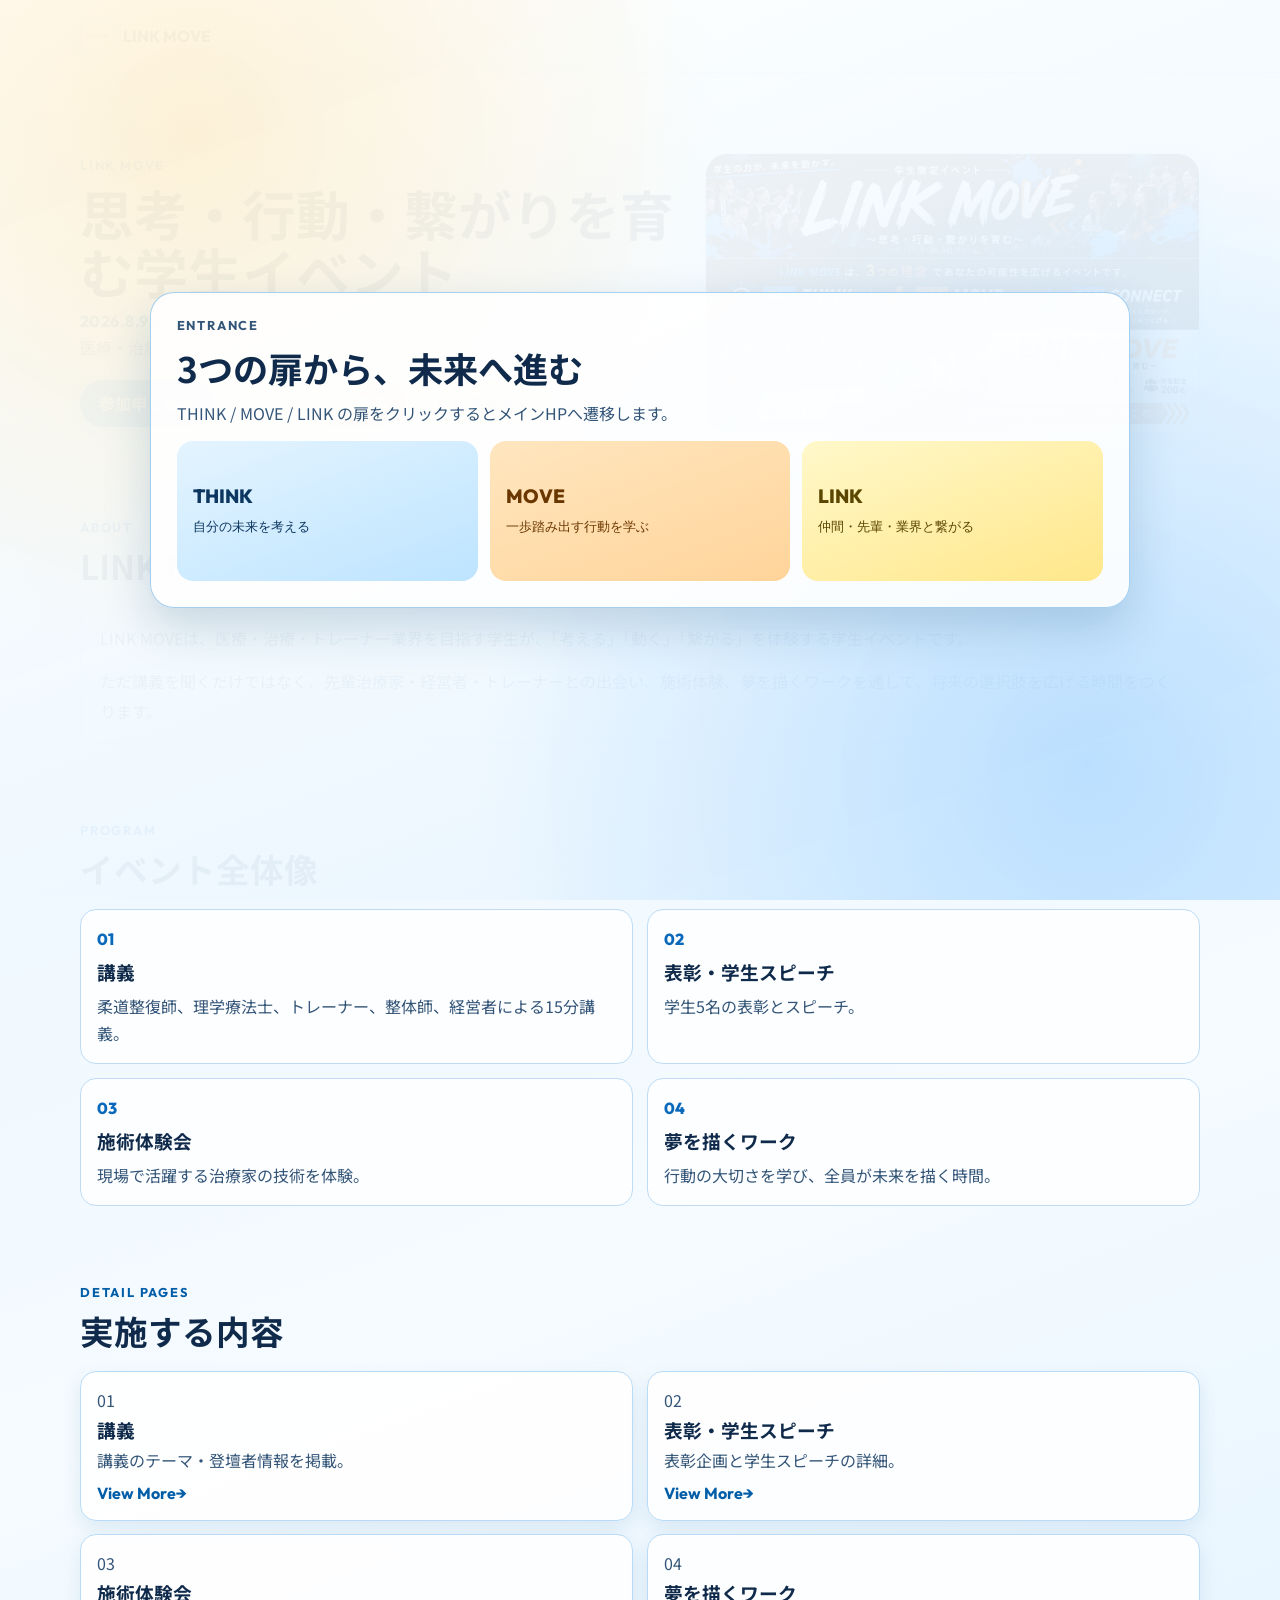
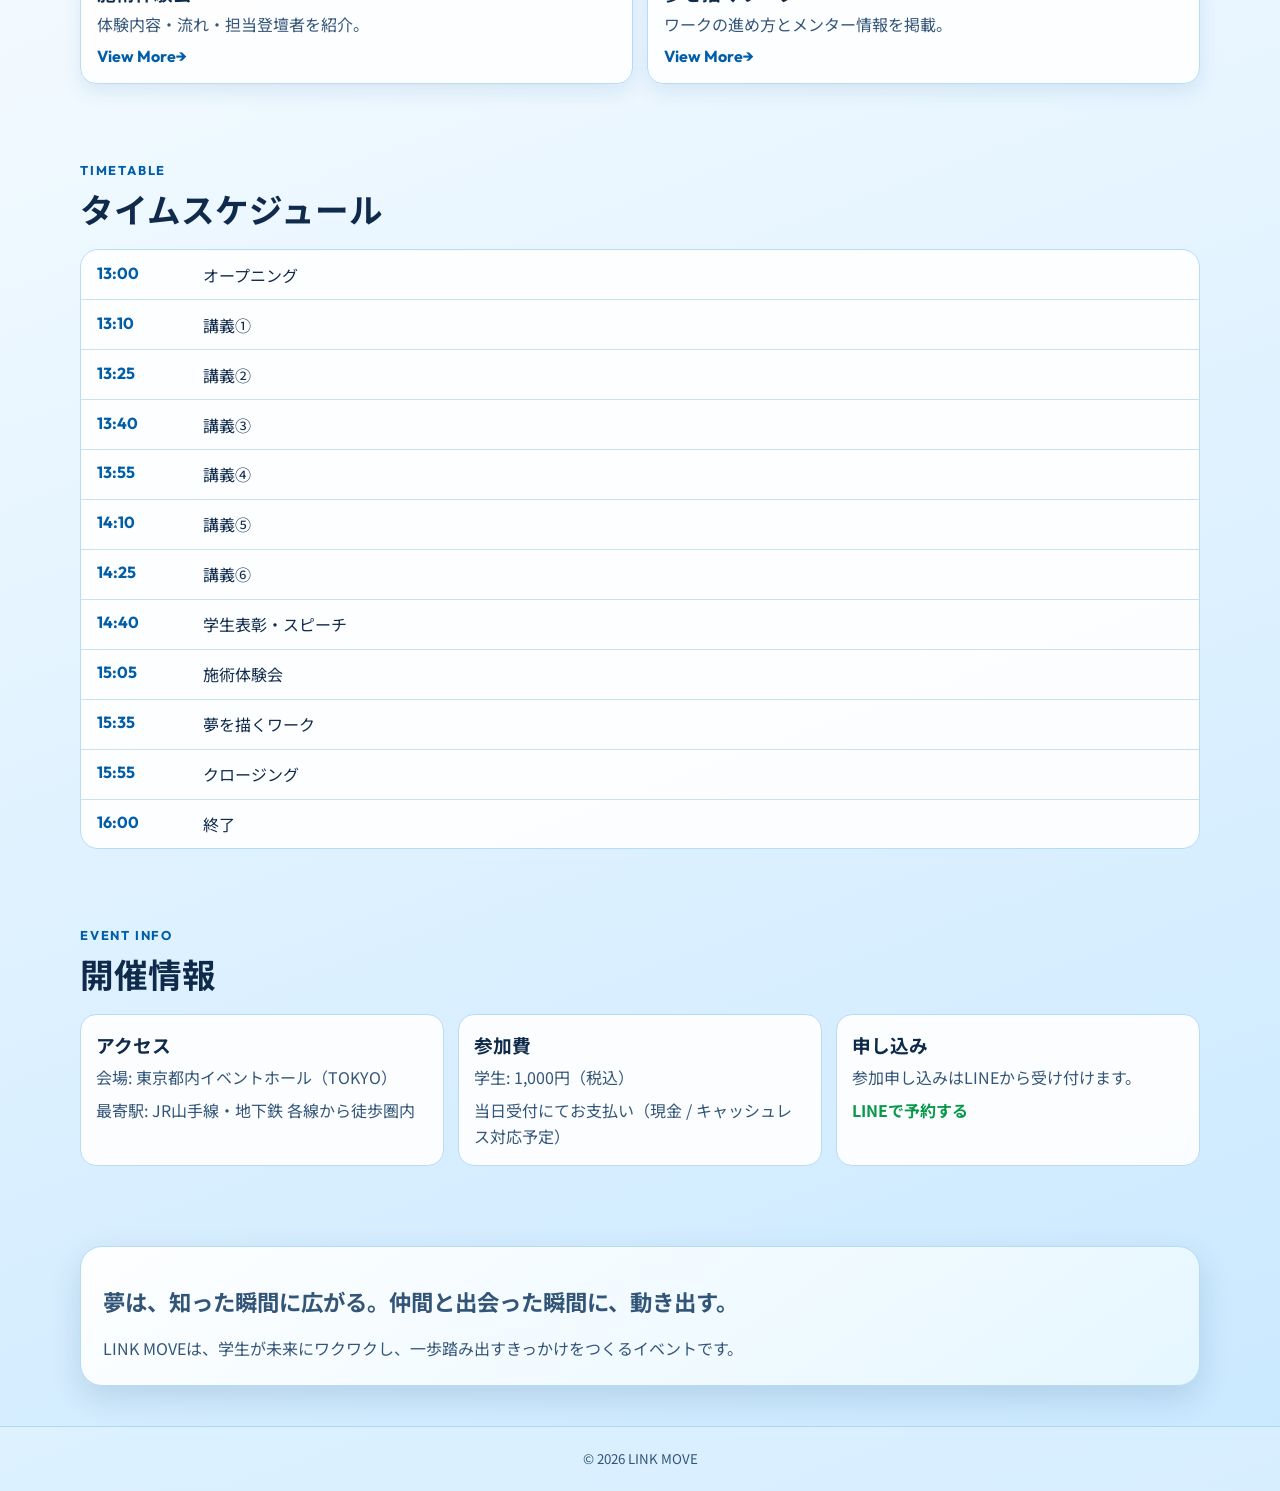
<file: index.html>
<!doctype html>
<html lang="ja">
  <head>
    <meta charset="UTF-8" />
    <meta name="viewport" content="width=device-width, initial-scale=1.0" />
    <title>LINK MOVE | HOME</title>
    <meta
      name="description"
      content="LINK MOVEは、思考・行動・繋がりを育む学生イベントの公式ページです。"
    />
    <script>
      (function () {
        var params = new URLSearchParams(window.location.search);
        if (params.get("skipIntro") === "1") {
          document.documentElement.classList.add("skip-intro");
        }
      })();
    </script>
    <style>
      html.skip-intro #preloader,
      html.skip-intro #entryGate {
        display: none !important;
      }
    </style>
    <link rel="preconnect" href="https://fonts.googleapis.com" />
    <link rel="preconnect" href="https://fonts.gstatic.com" crossorigin />
    <link
      href="https://fonts.googleapis.com/css2?family=Noto+Sans+JP:wght@400;500;700;900&family=Outfit:wght@400;600;700;800&display=swap"
      rel="stylesheet"
    />
    <link rel="icon" type="image/png" href="images/logo.png" />
    <link rel="stylesheet" href="styles.css" />
  </head>
  <body>
    <div class="preloader" id="preloader" aria-label="読み込み中">
      <img src="images/logo.png" alt="LINK MOVE ロゴ" class="preloader-logo" />
    </div>

    <div class="bg-layer bg-layer-1" aria-hidden="true"></div>
    <div class="bg-layer bg-layer-2" aria-hidden="true"></div>

    <header class="site-header">
      <div class="container header-inner">
        <a class="brand" href="#home" aria-label="HOMEへ移動">
          <span class="brand-mark">
            <img src="images/logo.png" alt="LINK MOVE ロゴ" />
          </span>
          <span class="brand-text">LINK MOVE</span>
        </a>
      </div>
    </header>

    <section class="entry-gate" id="entryGate" aria-label="入場UI">
      <div class="entry-panel">
        <p class="eyebrow">ENTRANCE</p>
        <h2>3つの扉から、未来へ進む</h2>
        <p>THINK / MOVE / LINK の扉をクリックするとメインHPへ遷移します。</p>
        <div class="door-grid">
          <button class="door door-think" data-jump="#home" type="button">
            <span class="door-title">THINK</span>
            <span class="door-copy">自分の未来を考える</span>
          </button>
          <button class="door door-move" data-jump="#home" type="button">
            <span class="door-title">MOVE</span>
            <span class="door-copy">一歩踏み出す行動を学ぶ</span>
          </button>
          <button class="door door-link" data-jump="#home" type="button">
            <span class="door-title">LINK</span>
            <span class="door-copy">仲間・先輩・業界と繋がる</span>
          </button>
        </div>
      </div>
    </section>

    <main>
      <section class="lm-hero" id="home">
        <div class="container lm-hero-grid">
          <div class="lm-copy">
            <p class="eyebrow">LINK MOVE</p>
            <h1>思考・行動・繋がりを育む学生イベント</h1>
            <p class="lm-date">2026.8.9 SUN｜TOKYO</p>
            <p class="lead">医療・治療・トレーナーを目指す学生200名が集まる1日</p>
            <div class="lm-actions">
              <a class="btn btn-primary" href="https://line.me/R/ti/p/@060xbakf" target="_blank" rel="noopener noreferrer">参加申し込み</a>
              <a class="btn btn-pop" href="#event-outline">イベント詳細を見る</a>
              <a class="btn btn-sun" href="speakers.html">登壇者を見る</a>
            </div>
          </div>
          <div class="lm-visual" aria-label="イベントイメージ">
            <img src="images/pop.jpg" alt="LINK MOVE イベントのイメージ" />
          </div>
        </div>
      </section>

      <section class="section" id="about">
        <div class="container">
          <div class="section-head">
            <p class="eyebrow">ABOUT</p>
            <h2>LINK MOVEとは</h2>
          </div>
          <div class="statement-box">
            <p>
              LINK MOVEは、医療・治療・トレーナー業界を目指す学生が、「考える」「動く」「繋がる」を体験する学生イベントです。
            </p>
            <p>
              ただ講義を聞くだけではなく、先輩治療家・経営者・トレーナーとの出会い、施術体験、夢を描くワークを通して、将来の選択肢を広げる時間をつくります。
            </p>
          </div>
        </div>
      </section>

      <section class="section" id="event-outline">
        <div class="container">
          <div class="section-head">
            <p class="eyebrow">PROGRAM</p>
            <h2>イベント全体像</h2>
          </div>
          <div class="outline-grid">
            <article class="outline-card">
              <p class="step">01</p>
              <h3>講義</h3>
              <p>柔道整復師、理学療法士、トレーナー、整体師、経営者による15分講義。</p>
            </article>
            <article class="outline-card">
              <p class="step">02</p>
              <h3>表彰・学生スピーチ</h3>
              <p>学生5名の表彰とスピーチ。</p>
            </article>
            <article class="outline-card">
              <p class="step">03</p>
              <h3>施術体験会</h3>
              <p>現場で活躍する治療家の技術を体験。</p>
            </article>
            <article class="outline-card">
              <p class="step">04</p>
              <h3>夢を描くワーク</h3>
              <p>行動の大切さを学び、全員が未来を描く時間。</p>
            </article>
          </div>
        </div>
      </section>

      <section class="section" id="program-pages">
        <div class="container">
          <div class="section-head">
            <p class="eyebrow">DETAIL PAGES</p>
            <h2>実施する内容</h2>
          </div>
          <div class="program-link-grid">
            <a class="program-link-card" href="program-lecture.html">
              <p class="step">01</p>
              <h3>講義</h3>
              <p>講義のテーマ・登壇者情報を掲載。</p>
              <span class="view-more">View More→</span>
            </a>
            <a class="program-link-card" href="program-award.html">
              <p class="step">02</p>
              <h3>表彰・学生スピーチ</h3>
              <p>表彰企画と学生スピーチの詳細。</p>
              <span class="view-more">View More→</span>
            </a>
            <a class="program-link-card" href="program-treatment.html">
              <p class="step">03</p>
              <h3>施術体験会</h3>
              <p>体験内容・流れ・担当登壇者を紹介。</p>
              <span class="view-more">View More→</span>
            </a>
            <a class="program-link-card" href="program-work.html">
              <p class="step">04</p>
              <h3>夢を描くワーク</h3>
              <p>ワークの進め方とメンター情報を掲載。</p>
              <span class="view-more">View More→</span>
            </a>
          </div>
        </div>
      </section>

      <section class="section" id="timeline">
        <div class="container">
          <div class="section-head">
            <p class="eyebrow">TIMETABLE</p>
            <h2>タイムスケジュール</h2>
          </div>
          <div class="timeline-list">
            <article class="timeline-row"><time>13:00</time><p>オープニング</p></article>
            <article class="timeline-row"><time>13:10</time><p>講義①</p></article>
            <article class="timeline-row"><time>13:25</time><p>講義②</p></article>
            <article class="timeline-row"><time>13:40</time><p>講義③</p></article>
            <article class="timeline-row"><time>13:55</time><p>講義④</p></article>
            <article class="timeline-row"><time>14:10</time><p>講義⑤</p></article>
            <article class="timeline-row"><time>14:25</time><p>講義⑥</p></article>
            <article class="timeline-row"><time>14:40</time><p>学生表彰・スピーチ</p></article>
            <article class="timeline-row"><time>15:05</time><p>施術体験会</p></article>
            <article class="timeline-row"><time>15:35</time><p>夢を描くワーク</p></article>
            <article class="timeline-row"><time>15:55</time><p>クロージング</p></article>
            <article class="timeline-row"><time>16:00</time><p>終了</p></article>
          </div>
        </div>
      </section>

      <section class="section" id="event-info">
        <div class="container">
          <div class="section-head">
            <p class="eyebrow">EVENT INFO</p>
            <h2>開催情報</h2>
          </div>
          <div class="event-facts">
            <article class="fact-card">
              <h3>アクセス</h3>
              <p>会場: 東京都内イベントホール（TOKYO）</p>
              <p>最寄駅: JR山手線・地下鉄 各線から徒歩圏内</p>
            </article>
            <article class="fact-card">
              <h3>参加費</h3>
              <p>学生: 1,000円（税込）</p>
              <p>当日受付にてお支払い（現金 / キャッシュレス対応予定）</p>
            </article>
            <article class="fact-card">
              <h3>申し込み</h3>
              <p>参加申し込みはLINEから受け付けます。</p>
              <p><a class="line-inline-link" href="https://line.me/R/ti/p/@060xbakf" target="_blank" rel="noopener noreferrer">LINEで予約する</a></p>
            </article>
          </div>
        </div>
      </section>

      <section class="section" id="message">
        <div class="container message-box">
          <p class="message-lead">夢は、知った瞬間に広がる。仲間と出会った瞬間に、動き出す。</p>
          <p>LINK MOVEは、学生が未来にワクワクし、一歩踏み出すきっかけをつくるイベントです。</p>
        </div>
      </section>

    </main>

    <footer class="site-footer">
      <div class="container footer-inner">
        <small>© 2026 LINK MOVE</small>
      </div>
    </footer>

    <a class="mobile-line-cta" href="https://line.me/R/ti/p/@060xbakf" target="_blank" rel="noopener noreferrer" aria-label="LINEで予約する">
      LINE予約する
    </a>

    <script>
      var preloaderScriptStartedAt = Date.now();
      var skipIntro = document.documentElement.classList.contains("skip-intro");

      document.addEventListener("DOMContentLoaded", function () {
        var entryGate = document.getElementById("entryGate");
        var doorButtons = document.querySelectorAll(".door");
        if (skipIntro) {
          document.body.classList.add("is-entered");
          if (entryGate) {
            entryGate.remove();
          }
          return;
        }
        if (!entryGate || !doorButtons.length) return;

        doorButtons.forEach(function (button) {
          button.addEventListener("click", function () {
            var jumpSelector = button.getAttribute("data-jump") || "#home";
            var jumpTarget = document.querySelector(jumpSelector);

            entryGate.classList.add("is-closed");
            document.body.classList.add("is-entered");

            window.setTimeout(function () {
              if (jumpTarget) {
                jumpTarget.scrollIntoView({ behavior: "smooth", block: "start" });
              }
            }, 220);

            window.setTimeout(function () {
              entryGate.remove();
            }, 600);
          });
        });
      });

      window.addEventListener("load", function () {
        var loader = document.getElementById("preloader");
        if (!loader) return;
        if (skipIntro) {
          loader.remove();
          return;
        }

        var minVisibleMs = 900;
        var elapsedMs = Date.now() - preloaderScriptStartedAt;
        var waitMs = Math.max(0, minVisibleMs - elapsedMs);

        window.setTimeout(function () {
          loader.classList.add("is-hidden");
          window.setTimeout(function () {
            loader.remove();
          }, 450);
        }, waitMs);
      });
    </script>
  </body>
</html>
</file>
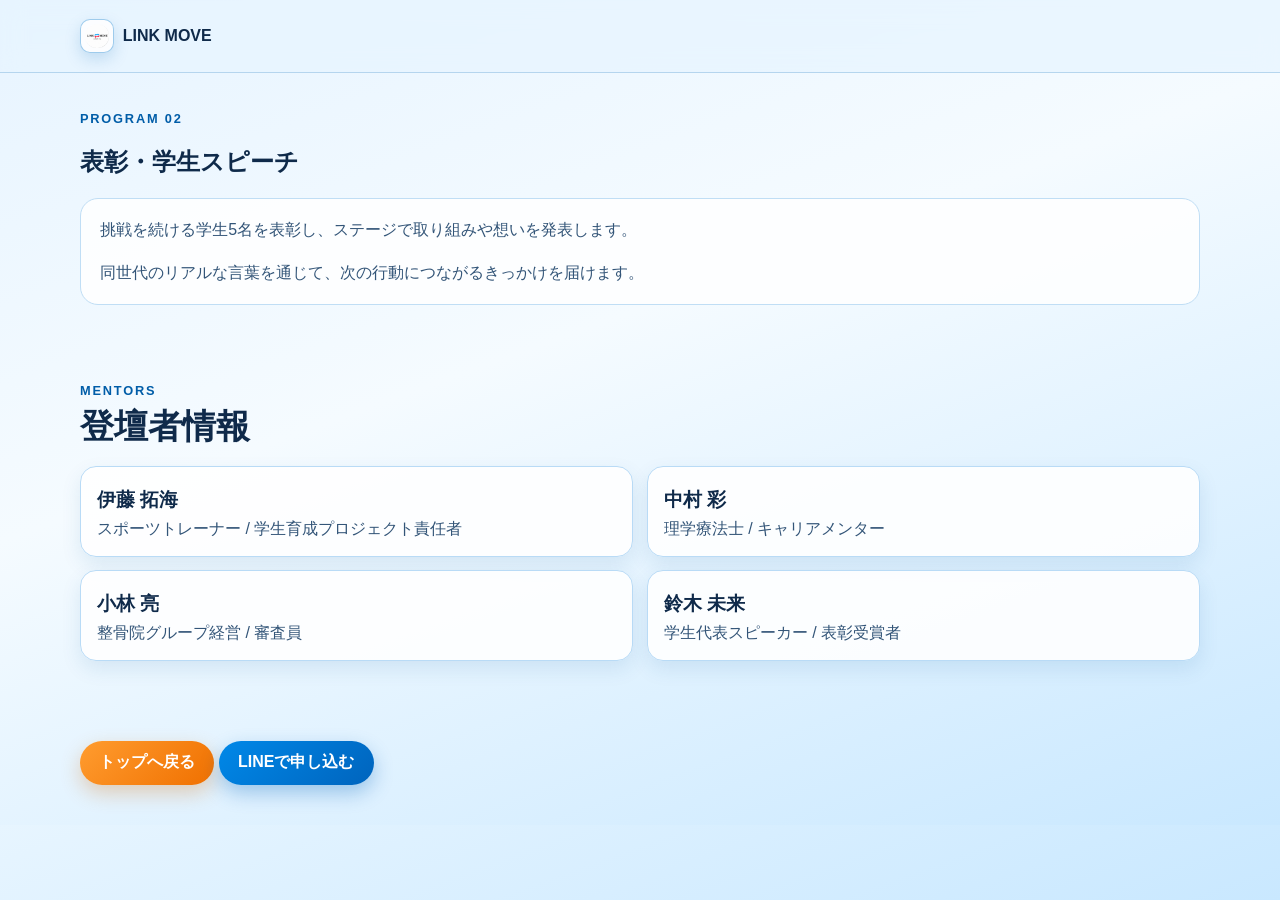
<file: program-award.html>
<!doctype html>
<html lang="ja">
  <head>
    <meta charset="UTF-8" />
    <meta name="viewport" content="width=device-width, initial-scale=1.0" />
    <title>表彰・学生スピーチ | LINK MOVE</title>
    <meta name="description" content="LINK MOVE 表彰・学生スピーチ詳細ページ" />
    <link rel="icon" type="image/png" href="images/logo.png" />
    <link rel="stylesheet" href="styles.css" />
  </head>
  <body>
    <header class="site-header">
      <div class="container header-inner">
        <a class="brand" href="index.html?skipIntro=1#home" aria-label="HOMEへ戻る">
          <span class="brand-mark"><img src="images/logo.png" alt="LINK MOVE ロゴ" /></span>
          <span class="brand-text">LINK MOVE</span>
        </a>
      </div>
    </header>

    <main>
      <section class="section">
        <div class="container">
          <p class="eyebrow">PROGRAM 02</p>
          <h1>表彰・学生スピーチ</h1>
          <div class="statement-box">
            <p>挑戦を続ける学生5名を表彰し、ステージで取り組みや想いを発表します。</p>
            <p>同世代のリアルな言葉を通じて、次の行動につながるきっかけを届けます。</p>
          </div>
        </div>
      </section>

      <section class="section">
        <div class="container">
          <div class="section-head">
            <p class="eyebrow">MENTORS</p>
            <h2>登壇者情報</h2>
          </div>
          <div class="program-link-grid">
            <article class="program-link-card"><h3>伊藤 拓海</h3><p>スポーツトレーナー / 学生育成プロジェクト責任者</p></article>
            <article class="program-link-card"><h3>中村 彩</h3><p>理学療法士 / キャリアメンター</p></article>
            <article class="program-link-card"><h3>小林 亮</h3><p>整骨院グループ経営 / 審査員</p></article>
            <article class="program-link-card"><h3>鈴木 未来</h3><p>学生代表スピーカー / 表彰受賞者</p></article>
          </div>
        </div>
      </section>

      <section class="section">
        <div class="container">
          <a class="btn btn-pop" href="index.html?skipIntro=1#program-pages">トップへ戻る</a>
          <a class="btn btn-primary" href="https://lin.ee/" target="_blank" rel="noopener noreferrer">LINEで申し込む</a>
        </div>
      </section>
    </main>
  </body>
</html>
</file>
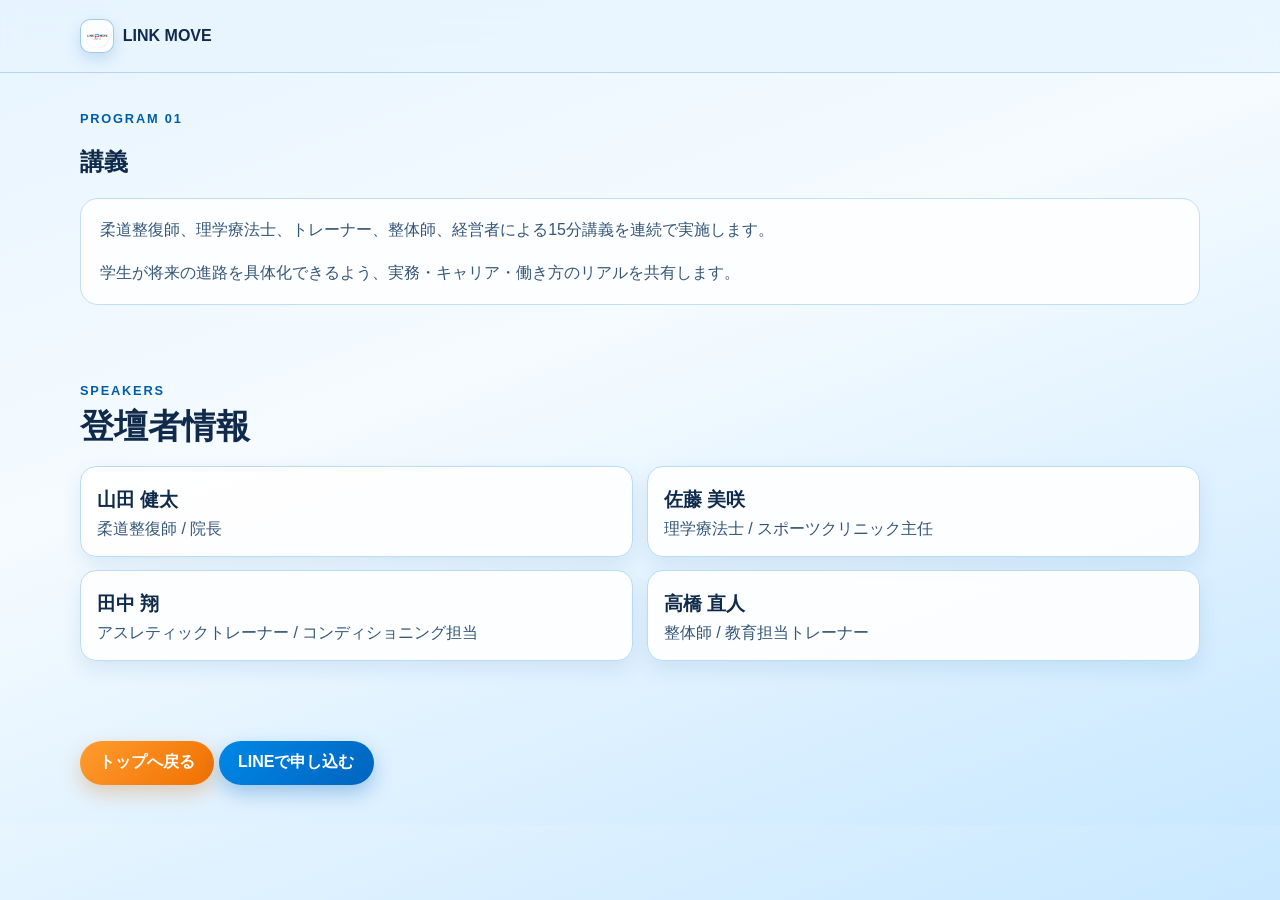
<file: program-lecture.html>
<!doctype html>
<html lang="ja">
  <head>
    <meta charset="UTF-8" />
    <meta name="viewport" content="width=device-width, initial-scale=1.0" />
    <title>講義 | LINK MOVE</title>
    <meta name="description" content="LINK MOVE 講義プログラム詳細ページ" />
    <link rel="icon" type="image/png" href="images/logo.png" />
    <link rel="stylesheet" href="styles.css" />
  </head>
  <body>
    <header class="site-header">
      <div class="container header-inner">
        <a class="brand" href="index.html?skipIntro=1#home" aria-label="HOMEへ戻る">
          <span class="brand-mark"><img src="images/logo.png" alt="LINK MOVE ロゴ" /></span>
          <span class="brand-text">LINK MOVE</span>
        </a>
      </div>
    </header>

    <main>
      <section class="section">
        <div class="container">
          <p class="eyebrow">PROGRAM 01</p>
          <h1>講義</h1>
          <div class="statement-box">
            <p>柔道整復師、理学療法士、トレーナー、整体師、経営者による15分講義を連続で実施します。</p>
            <p>学生が将来の進路を具体化できるよう、実務・キャリア・働き方のリアルを共有します。</p>
          </div>
        </div>
      </section>

      <section class="section">
        <div class="container">
          <div class="section-head">
            <p class="eyebrow">SPEAKERS</p>
            <h2>登壇者情報</h2>
          </div>
          <div class="program-link-grid">
            <article class="program-link-card"><h3>山田 健太</h3><p>柔道整復師 / 院長</p></article>
            <article class="program-link-card"><h3>佐藤 美咲</h3><p>理学療法士 / スポーツクリニック主任</p></article>
            <article class="program-link-card"><h3>田中 翔</h3><p>アスレティックトレーナー / コンディショニング担当</p></article>
            <article class="program-link-card"><h3>高橋 直人</h3><p>整体師 / 教育担当トレーナー</p></article>
          </div>
        </div>
      </section>

      <section class="section">
        <div class="container">
          <a class="btn btn-pop" href="index.html?skipIntro=1#program-pages">トップへ戻る</a>
          <a class="btn btn-primary" href="https://lin.ee/" target="_blank" rel="noopener noreferrer">LINEで申し込む</a>
        </div>
      </section>
    </main>
  </body>
</html>
</file>
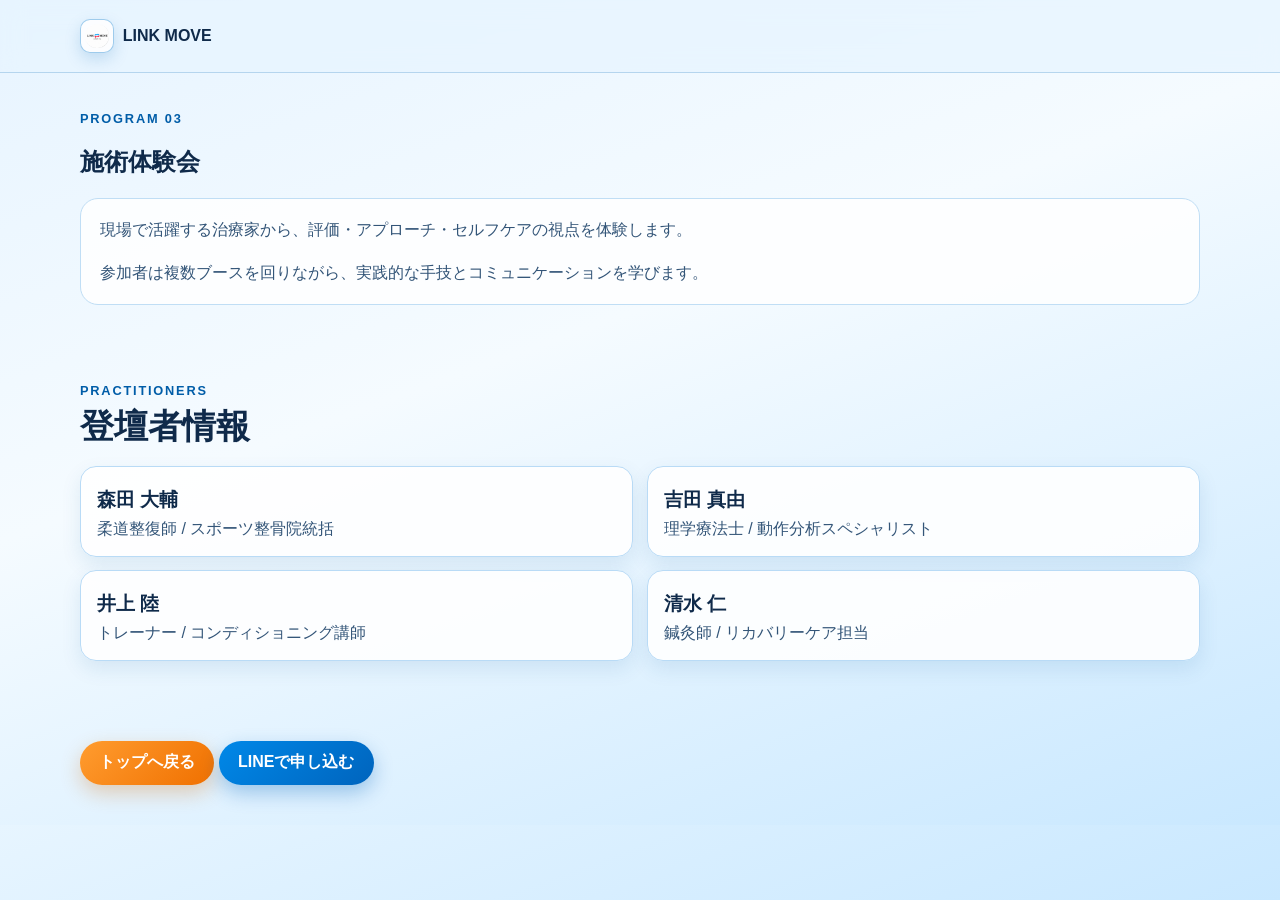
<file: program-treatment.html>
<!doctype html>
<html lang="ja">
  <head>
    <meta charset="UTF-8" />
    <meta name="viewport" content="width=device-width, initial-scale=1.0" />
    <title>施術体験会 | LINK MOVE</title>
    <meta name="description" content="LINK MOVE 施術体験会詳細ページ" />
    <link rel="icon" type="image/png" href="images/logo.png" />
    <link rel="stylesheet" href="styles.css" />
  </head>
  <body>
    <header class="site-header">
      <div class="container header-inner">
        <a class="brand" href="index.html?skipIntro=1#home" aria-label="HOMEへ戻る">
          <span class="brand-mark"><img src="images/logo.png" alt="LINK MOVE ロゴ" /></span>
          <span class="brand-text">LINK MOVE</span>
        </a>
      </div>
    </header>

    <main>
      <section class="section">
        <div class="container">
          <p class="eyebrow">PROGRAM 03</p>
          <h1>施術体験会</h1>
          <div class="statement-box">
            <p>現場で活躍する治療家から、評価・アプローチ・セルフケアの視点を体験します。</p>
            <p>参加者は複数ブースを回りながら、実践的な手技とコミュニケーションを学びます。</p>
          </div>
        </div>
      </section>

      <section class="section">
        <div class="container">
          <div class="section-head">
            <p class="eyebrow">PRACTITIONERS</p>
            <h2>登壇者情報</h2>
          </div>
          <div class="program-link-grid">
            <article class="program-link-card"><h3>森田 大輔</h3><p>柔道整復師 / スポーツ整骨院統括</p></article>
            <article class="program-link-card"><h3>吉田 真由</h3><p>理学療法士 / 動作分析スペシャリスト</p></article>
            <article class="program-link-card"><h3>井上 陸</h3><p>トレーナー / コンディショニング講師</p></article>
            <article class="program-link-card"><h3>清水 仁</h3><p>鍼灸師 / リカバリーケア担当</p></article>
          </div>
        </div>
      </section>

      <section class="section">
        <div class="container">
          <a class="btn btn-pop" href="index.html?skipIntro=1#program-pages">トップへ戻る</a>
          <a class="btn btn-primary" href="https://lin.ee/" target="_blank" rel="noopener noreferrer">LINEで申し込む</a>
        </div>
      </section>
    </main>
  </body>
</html>
</file>
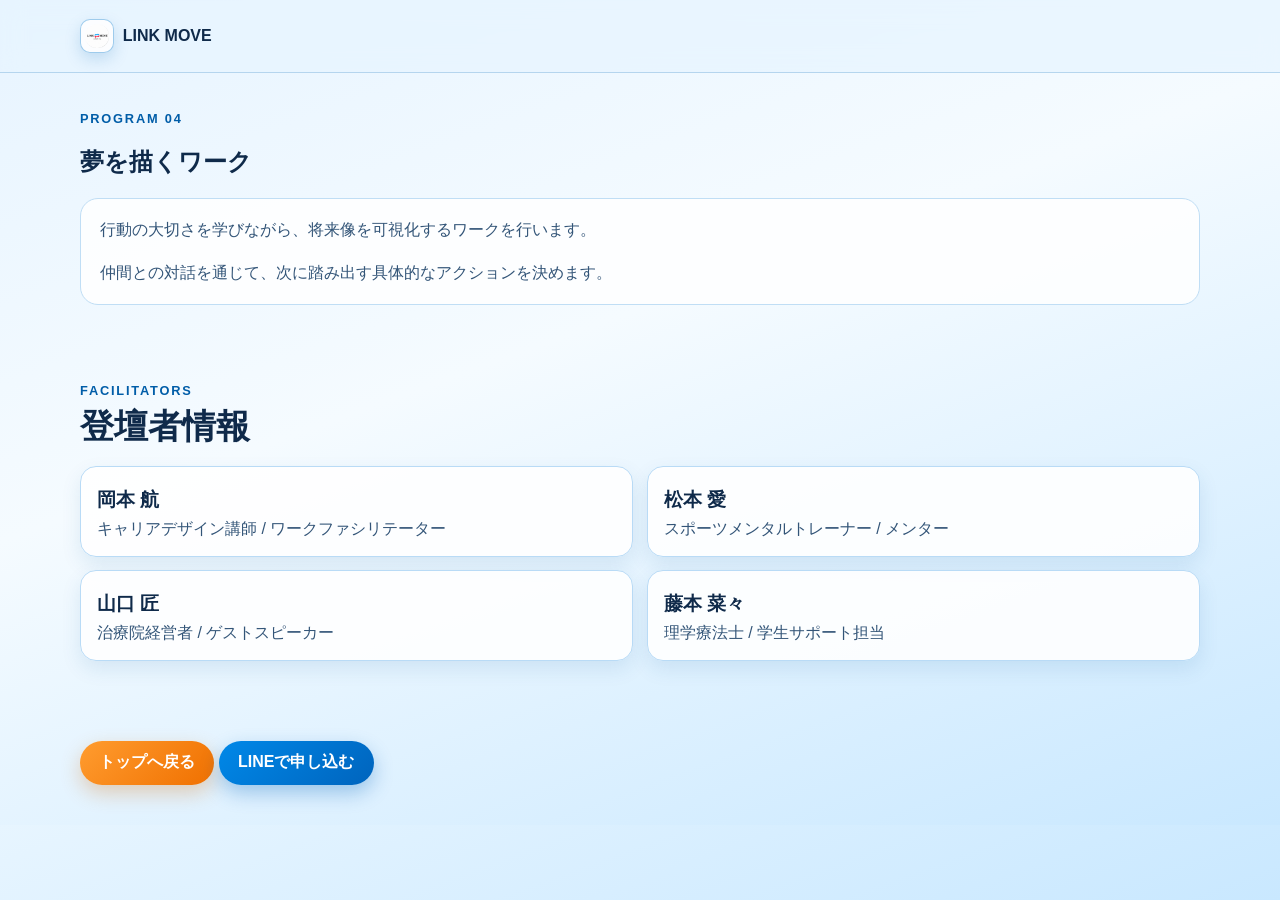
<file: program-work.html>
<!doctype html>
<html lang="ja">
  <head>
    <meta charset="UTF-8" />
    <meta name="viewport" content="width=device-width, initial-scale=1.0" />
    <title>夢を描くワーク | LINK MOVE</title>
    <meta name="description" content="LINK MOVE 夢を描くワーク詳細ページ" />
    <link rel="icon" type="image/png" href="images/logo.png" />
    <link rel="stylesheet" href="styles.css" />
  </head>
  <body>
    <header class="site-header">
      <div class="container header-inner">
        <a class="brand" href="index.html?skipIntro=1#home" aria-label="HOMEへ戻る">
          <span class="brand-mark"><img src="images/logo.png" alt="LINK MOVE ロゴ" /></span>
          <span class="brand-text">LINK MOVE</span>
        </a>
      </div>
    </header>

    <main>
      <section class="section">
        <div class="container">
          <p class="eyebrow">PROGRAM 04</p>
          <h1>夢を描くワーク</h1>
          <div class="statement-box">
            <p>行動の大切さを学びながら、将来像を可視化するワークを行います。</p>
            <p>仲間との対話を通じて、次に踏み出す具体的なアクションを決めます。</p>
          </div>
        </div>
      </section>

      <section class="section">
        <div class="container">
          <div class="section-head">
            <p class="eyebrow">FACILITATORS</p>
            <h2>登壇者情報</h2>
          </div>
          <div class="program-link-grid">
            <article class="program-link-card"><h3>岡本 航</h3><p>キャリアデザイン講師 / ワークファシリテーター</p></article>
            <article class="program-link-card"><h3>松本 愛</h3><p>スポーツメンタルトレーナー / メンター</p></article>
            <article class="program-link-card"><h3>山口 匠</h3><p>治療院経営者 / ゲストスピーカー</p></article>
            <article class="program-link-card"><h3>藤本 菜々</h3><p>理学療法士 / 学生サポート担当</p></article>
          </div>
        </div>
      </section>

      <section class="section">
        <div class="container">
          <a class="btn btn-pop" href="index.html?skipIntro=1#program-pages">トップへ戻る</a>
          <a class="btn btn-primary" href="https://lin.ee/" target="_blank" rel="noopener noreferrer">LINEで申し込む</a>
        </div>
      </section>
    </main>
  </body>
</html>
</file>
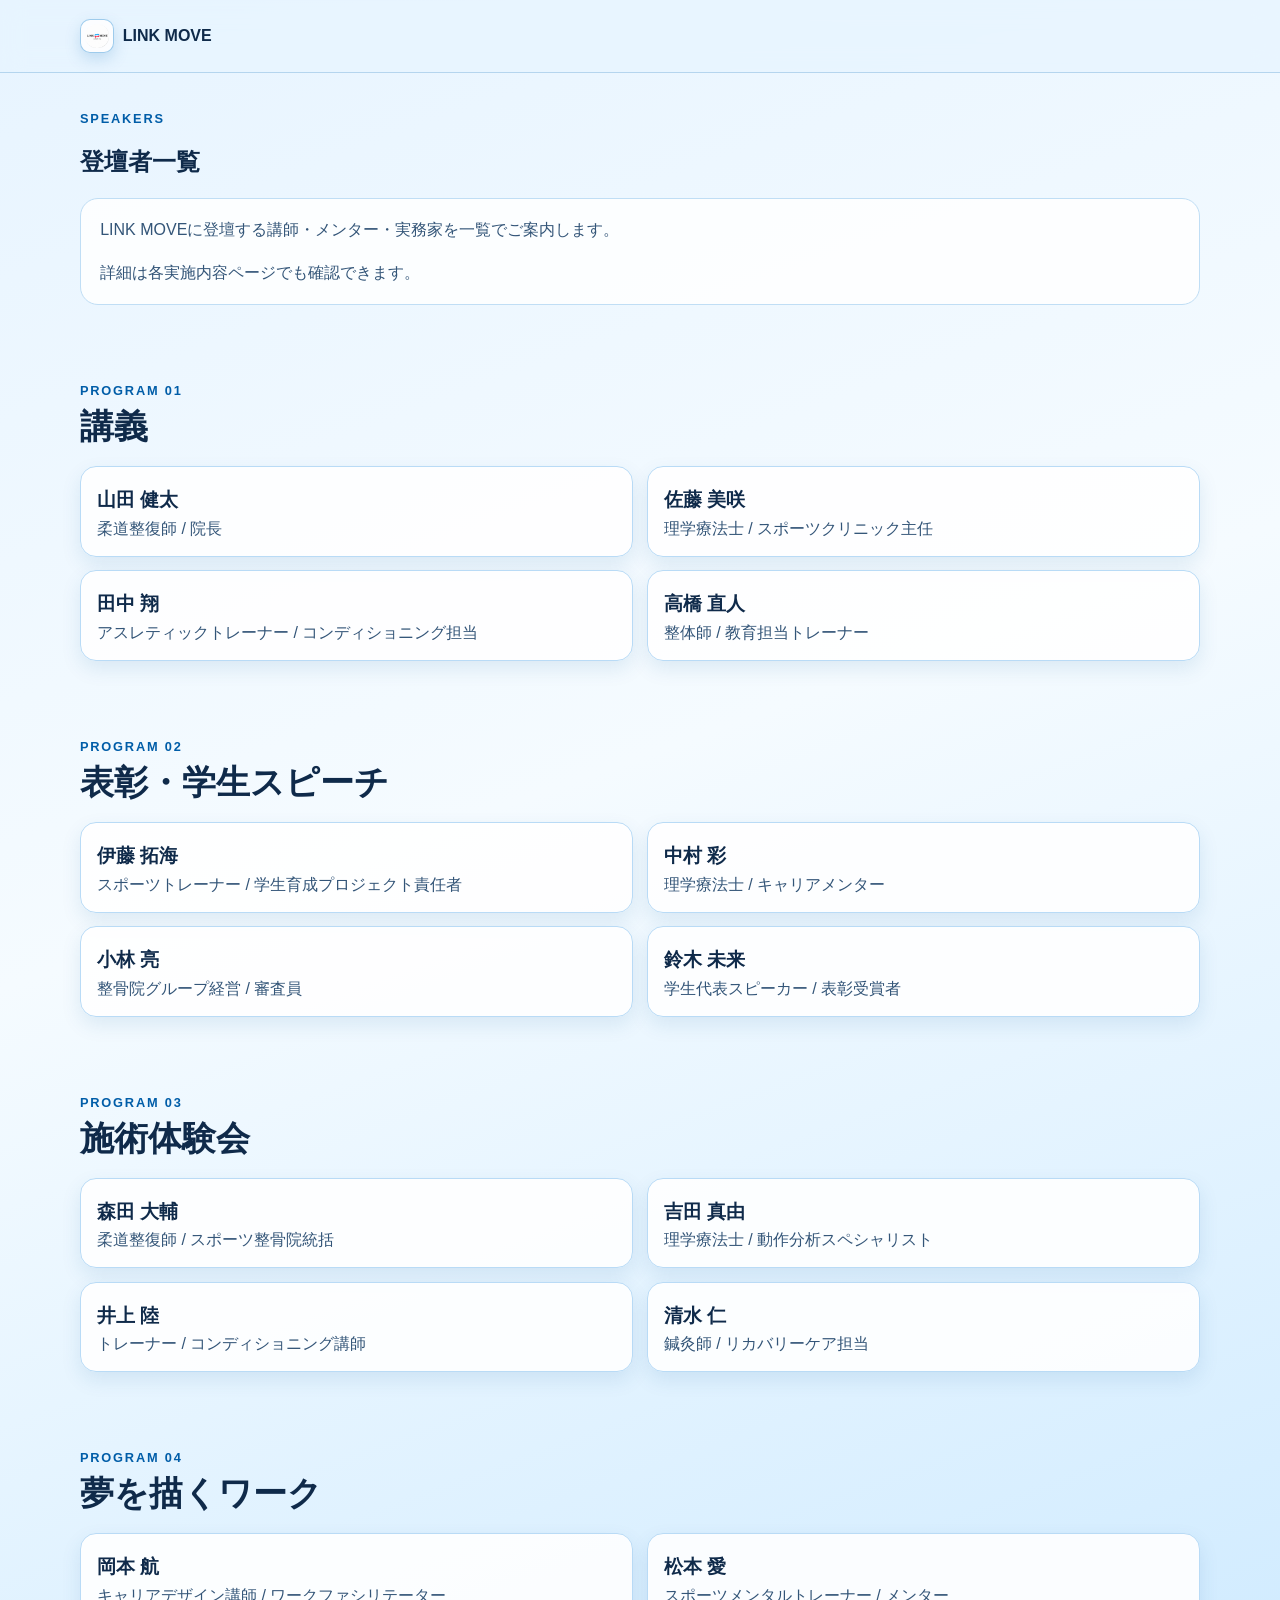
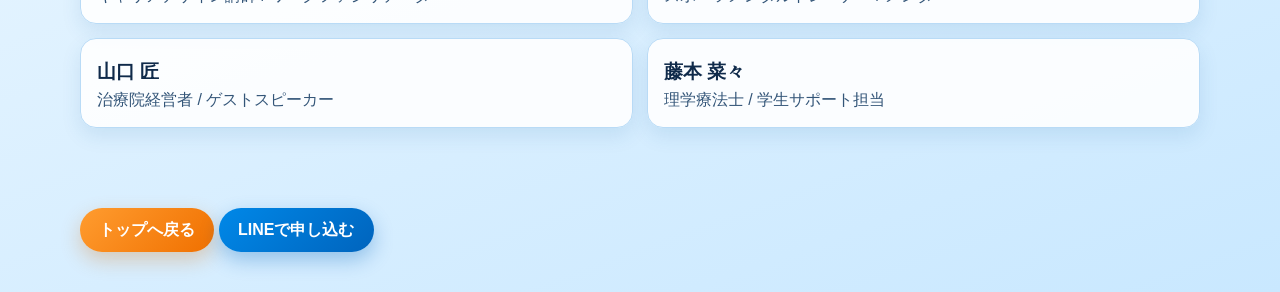
<file: speakers.html>
<!doctype html>
<html lang="ja">
  <head>
    <meta charset="UTF-8" />
    <meta name="viewport" content="width=device-width, initial-scale=1.0" />
    <title>登壇者一覧 | LINK MOVE</title>
    <meta name="description" content="LINK MOVE 登壇者一覧ページ" />
    <link rel="icon" type="image/png" href="images/logo.png" />
    <link rel="stylesheet" href="styles.css" />
  </head>
  <body>
    <header class="site-header">
      <div class="container header-inner">
        <a class="brand" href="index.html?skipIntro=1#home" aria-label="HOMEへ戻る">
          <span class="brand-mark"><img src="images/logo.png" alt="LINK MOVE ロゴ" /></span>
          <span class="brand-text">LINK MOVE</span>
        </a>
      </div>
    </header>

    <main>
      <section class="section">
        <div class="container">
          <p class="eyebrow">SPEAKERS</p>
          <h1>登壇者一覧</h1>
          <div class="statement-box">
            <p>LINK MOVEに登壇する講師・メンター・実務家を一覧でご案内します。</p>
            <p>詳細は各実施内容ページでも確認できます。</p>
          </div>
        </div>
      </section>

      <section class="section">
        <div class="container">
          <div class="section-head">
            <p class="eyebrow">PROGRAM 01</p>
            <h2>講義</h2>
          </div>
          <div class="program-link-grid">
            <article class="program-link-card"><h3>山田 健太</h3><p>柔道整復師 / 院長</p></article>
            <article class="program-link-card"><h3>佐藤 美咲</h3><p>理学療法士 / スポーツクリニック主任</p></article>
            <article class="program-link-card"><h3>田中 翔</h3><p>アスレティックトレーナー / コンディショニング担当</p></article>
            <article class="program-link-card"><h3>高橋 直人</h3><p>整体師 / 教育担当トレーナー</p></article>
          </div>
        </div>
      </section>

      <section class="section">
        <div class="container">
          <div class="section-head">
            <p class="eyebrow">PROGRAM 02</p>
            <h2>表彰・学生スピーチ</h2>
          </div>
          <div class="program-link-grid">
            <article class="program-link-card"><h3>伊藤 拓海</h3><p>スポーツトレーナー / 学生育成プロジェクト責任者</p></article>
            <article class="program-link-card"><h3>中村 彩</h3><p>理学療法士 / キャリアメンター</p></article>
            <article class="program-link-card"><h3>小林 亮</h3><p>整骨院グループ経営 / 審査員</p></article>
            <article class="program-link-card"><h3>鈴木 未来</h3><p>学生代表スピーカー / 表彰受賞者</p></article>
          </div>
        </div>
      </section>

      <section class="section">
        <div class="container">
          <div class="section-head">
            <p class="eyebrow">PROGRAM 03</p>
            <h2>施術体験会</h2>
          </div>
          <div class="program-link-grid">
            <article class="program-link-card"><h3>森田 大輔</h3><p>柔道整復師 / スポーツ整骨院統括</p></article>
            <article class="program-link-card"><h3>吉田 真由</h3><p>理学療法士 / 動作分析スペシャリスト</p></article>
            <article class="program-link-card"><h3>井上 陸</h3><p>トレーナー / コンディショニング講師</p></article>
            <article class="program-link-card"><h3>清水 仁</h3><p>鍼灸師 / リカバリーケア担当</p></article>
          </div>
        </div>
      </section>

      <section class="section">
        <div class="container">
          <div class="section-head">
            <p class="eyebrow">PROGRAM 04</p>
            <h2>夢を描くワーク</h2>
          </div>
          <div class="program-link-grid">
            <article class="program-link-card"><h3>岡本 航</h3><p>キャリアデザイン講師 / ワークファシリテーター</p></article>
            <article class="program-link-card"><h3>松本 愛</h3><p>スポーツメンタルトレーナー / メンター</p></article>
            <article class="program-link-card"><h3>山口 匠</h3><p>治療院経営者 / ゲストスピーカー</p></article>
            <article class="program-link-card"><h3>藤本 菜々</h3><p>理学療法士 / 学生サポート担当</p></article>
          </div>
        </div>
      </section>

      <section class="section">
        <div class="container">
          <a class="btn btn-pop" href="index.html?skipIntro=1#home">トップへ戻る</a>
          <a class="btn btn-primary" href="https://lin.ee/" target="_blank" rel="noopener noreferrer">LINEで申し込む</a>
        </div>
      </section>
    </main>
  </body>
</html>
</file>
<file: styles.css>
:root {
  --bg: #e7f4ff;
  --bg-deep: #c9e8ff;
  --surface: rgba(255, 255, 255, 0.76);
  --surface-strong: #ffffff;
  --text: #0f2a4a;
  --text-soft: #335578;
  --primary: #0077cc;
  --primary-strong: #005da8;
  --line: #b5d8f6;
  --shadow: 0 12px 32px rgba(1, 56, 98, 0.14);
}

* {
  box-sizing: border-box;
}

html,
body {
  margin: 0;
  padding: 0;
  font-family: "Noto Sans JP", sans-serif;
  color: var(--text);
  background: linear-gradient(160deg, var(--bg), #f5fbff 42%, var(--bg-deep));
  min-height: 100%;
}

body {
  position: relative;
  overflow-x: hidden;
}

.preloader {
  position: fixed;
  inset: 0;
  z-index: 200;
  display: grid;
  place-items: center;
  background: linear-gradient(160deg, #e7f4ff, #d8edff 45%, #bfe0fb);
  transition: opacity 0.38s ease, visibility 0.38s ease;
}

.preloader.is-hidden {
  opacity: 0;
  visibility: hidden;
}

.preloader-logo {
  width: clamp(84px, 13vw, 128px);
  height: auto;
  filter: drop-shadow(0 12px 24px rgba(0, 80, 145, 0.25));
  animation: logoFloat 1.4s ease-in-out infinite, logoSpin 3.6s linear infinite;
}

a {
  color: inherit;
  text-decoration: none;
}

.container {
  width: min(1120px, calc(100% - 2rem));
  margin-inline: auto;
}

.bg-layer {
  position: fixed;
  z-index: -2;
  border-radius: 50%;
  filter: blur(40px);
  opacity: 0.45;
}

.bg-layer-1 {
  width: 460px;
  height: 460px;
  top: -120px;
  right: -120px;
  background: radial-gradient(circle at 30% 30%, #6ec3ff, #0077cc);
  animation: driftA 14s ease-in-out infinite alternate;
}

.bg-layer-2 {
  width: 380px;
  height: 380px;
  bottom: -100px;
  left: -80px;
  background: radial-gradient(circle at 70% 70%, #80d6ff, #005da8);
  animation: driftB 16s ease-in-out infinite alternate;
}

.site-header {
  position: sticky;
  top: 0;
  backdrop-filter: blur(12px);
  background: rgba(231, 244, 255, 0.75);
  border-bottom: 1px solid rgba(129, 182, 222, 0.5);
  z-index: 50;
}

.header-inner {
  height: 72px;
  display: flex;
  align-items: center;
  justify-content: flex-start;
  gap: 1rem;
}

.brand {
  display: flex;
  align-items: center;
  gap: 0.55rem;
  font-family: "Outfit", sans-serif;
  font-weight: 700;
}

.brand-mark {
  width: 34px;
  height: 34px;
  border-radius: 10px;
  display: inline-grid;
  place-items: center;
  background: rgba(255, 255, 255, 0.85);
  border: 1px solid rgba(95, 168, 223, 0.6);
  box-shadow: 0 6px 16px rgba(0, 98, 176, 0.18);
}

.brand-mark img {
  width: 24px;
  height: 24px;
  object-fit: contain;
}

.hero {
  padding: 4.5rem 0 3rem;
}

.hero-grid {
  display: grid;
  grid-template-columns: 1.25fr 0.9fr;
  gap: 2rem;
  align-items: stretch;
}

.eyebrow {
  margin: 0;
  font: 700 0.8rem/1 "Outfit", sans-serif;
  letter-spacing: 0.14em;
  color: var(--primary-strong);
}

.hero-copy h1 {
  margin: 0.75rem 0 1rem;
  font-size: clamp(2rem, 4vw, 3.5rem);
  line-height: 1.08;
  letter-spacing: 0.02em;
}

.lead {
  margin: 0;
  color: var(--text-soft);
  line-height: 1.75;
  max-width: 62ch;
}

.mission-intro {
  font-size: 1.08rem;
  font-weight: 500;
}

.mission-values {
  margin-top: 1.45rem;
  display: grid;
  gap: 0.8rem;
}

.value-block {
  border: 1px solid var(--line);
  border-radius: 14px;
  background: rgba(255, 255, 255, 0.68);
  padding: 0.85rem 1rem;
}

.value-block h2 {
  margin: 0;
  font-size: 1.05rem;
  color: var(--primary-strong);
}

.value-block p {
  margin: 0.4rem 0 0;
  color: var(--text-soft);
  line-height: 1.75;
}

.hero-actions {
  margin-top: 1.7rem;
  display: flex;
  gap: 0.8rem;
  flex-wrap: wrap;
}

.btn {
  display: inline-flex;
  align-items: center;
  justify-content: center;
  min-height: 44px;
  padding: 0.7rem 1.2rem;
  border-radius: 999px;
  font-weight: 700;
  transition: transform 0.18s ease, box-shadow 0.18s ease, background 0.18s ease;
}

.btn:hover {
  transform: translateY(-2px);
}

.btn-primary {
  color: #fff;
  background: linear-gradient(135deg, #0088e8, #0064bd);
  box-shadow: 0 8px 20px rgba(0, 101, 188, 0.32);
}

.btn-ghost {
  border: 1px solid #8dc8ef;
  color: var(--primary-strong);
  background: rgba(255, 255, 255, 0.62);
}

.hero-card {
  border: 1px solid var(--line);
  background: var(--surface);
  border-radius: 24px;
  box-shadow: var(--shadow);
  padding: 1.4rem 1.3rem;
  align-self: start;
}

.card-label {
  margin: 0;
  color: var(--primary-strong);
  font: 700 0.75rem/1 "Outfit", sans-serif;
  letter-spacing: 0.13em;
}

.hero-card h2 {
  margin: 0.6rem 0 0.35rem;
  font-size: 1.5rem;
}

.hero-card p {
  margin: 0;
  color: var(--text-soft);
}

.hero-card ul {
  margin: 0.85rem 0 0;
  padding-left: 1.05rem;
  color: var(--text-soft);
  line-height: 1.8;
}

.section {
  padding: 2.5rem 0;
}

.section-head {
  margin-bottom: 1rem;
}

.section-head h2 {
  margin: 0.45rem 0 0;
  font-size: clamp(1.5rem, 3vw, 2.1rem);
}

.news-list {
  border: 1px solid var(--line);
  border-radius: 18px;
  background: var(--surface);
  overflow: hidden;
}

.news-item {
  display: grid;
  grid-template-columns: 140px 1fr;
  gap: 1rem;
  padding: 1rem 1.2rem;
  border-bottom: 1px solid rgba(168, 208, 238, 0.6);
}

.news-item:last-child {
  border-bottom: none;
}

.news-item time {
  font-family: "Outfit", sans-serif;
  color: var(--primary-strong);
  font-weight: 700;
}

.news-item p {
  margin: 0;
  color: var(--text-soft);
}

.event-grid {
  display: grid;
  grid-template-columns: repeat(3, minmax(0, 1fr));
  gap: 1rem;
}

.event-card {
  border: 1px solid var(--line);
  border-radius: 16px;
  background: var(--surface);
  padding: 1.1rem;
  box-shadow: 0 8px 20px rgba(9, 88, 148, 0.08);
}

.event-card h3 {
  margin: 0;
  font-size: 1.05rem;
}

.event-card p {
  margin: 0.55rem 0 0.8rem;
  color: var(--text-soft);
  line-height: 1.65;
}

.event-card a {
  color: var(--primary-strong);
  font-weight: 700;
}

.site-footer {
  border-top: 1px solid rgba(129, 182, 222, 0.45);
  background: rgba(231, 244, 255, 0.48);
}

.footer-inner {
  min-height: 64px;
  display: flex;
  align-items: center;
  justify-content: center;
  color: var(--text-soft);
}

@keyframes driftA {
  from {
    transform: translate(0, 0);
  }
  to {
    transform: translate(-20px, 22px);
  }
}

@keyframes driftB {
  from {
    transform: translate(0, 0);
  }
  to {
    transform: translate(18px, -18px);
  }
}

@keyframes logoFloat {
  0% {
    transform: translateY(0);
  }
  50% {
    transform: translateY(-8px);
  }
  100% {
    transform: translateY(0);
  }
}

@keyframes logoSpin {
  from {
    rotate: 0deg;
  }
  to {
    rotate: 360deg;
  }
}

@media (max-width: 920px) {
  .hero {
    padding-top: 3.2rem;
  }

  .hero-grid {
    grid-template-columns: 1fr;
  }

  .event-grid {
    grid-template-columns: 1fr 1fr;
  }
}

@media (max-width: 720px) {
  .news-item {
    grid-template-columns: 1fr;
    gap: 0.35rem;
  }

  .event-grid {
    grid-template-columns: 1fr;
  }

  .hero-copy h1 {
    font-size: clamp(1.8rem, 8vw, 2.7rem);
  }
}

/* LINK MOVE rough layout */
.entry-gate {
  position: fixed;
  inset: 0;
  z-index: 120;
  display: grid;
  place-items: center;
  padding: 1.2rem;
  background: radial-gradient(circle at 15% 15%, rgba(255, 213, 124, 0.3), transparent 40%),
    radial-gradient(circle at 85% 85%, rgba(96, 180, 255, 0.35), transparent 46%),
    linear-gradient(160deg, rgba(255, 255, 255, 0.96), rgba(230, 244, 255, 0.95));
  transition: opacity 0.38s ease, visibility 0.38s ease;
}

.entry-gate.is-closed {
  opacity: 0;
  visibility: hidden;
}

.entry-panel {
  width: min(980px, 100%);
  border: 1px solid rgba(127, 187, 232, 0.7);
  border-radius: 24px;
  background: rgba(255, 255, 255, 0.88);
  box-shadow: 0 20px 48px rgba(16, 75, 121, 0.2);
  padding: clamp(1.2rem, 2vw, 2rem);
}

.entry-panel h2 {
  margin: 0.7rem 0 0.5rem;
  font-size: clamp(1.5rem, 3.4vw, 2.2rem);
}

.entry-panel p {
  margin: 0;
  color: var(--text-soft);
}

.door-grid {
  margin-top: 1rem;
  display: grid;
  grid-template-columns: repeat(3, minmax(0, 1fr));
  gap: 0.75rem;
}

.door {
  border: 0;
  border-radius: 16px;
  text-align: left;
  padding: 1rem;
  cursor: pointer;
  min-height: 140px;
  transition: transform 0.2s ease, box-shadow 0.2s ease;
}

.door:hover {
  transform: translateY(-2px);
  box-shadow: 0 10px 24px rgba(8, 79, 138, 0.18);
}

.door-title {
  display: block;
  font-family: "Outfit", sans-serif;
  font-size: 1.2rem;
  font-weight: 800;
  margin-bottom: 0.5rem;
}

.door-copy {
  display: block;
  line-height: 1.65;
}

.door-think {
  background: linear-gradient(160deg, #e4f4ff, #bde4ff);
  color: #0d3760;
}

.door-move {
  background: linear-gradient(160deg, #ffe6bf, #ffd49a);
  color: #6a3700;
}

.door-link {
  background: linear-gradient(160deg, #fff8ca, #ffe78a);
  color: #5a4600;
}

.lm-hero {
  padding: 5rem 0 3rem;
}

.lm-hero-grid {
  display: grid;
  grid-template-columns: 1.1fr 0.9fr;
  gap: 1.2rem;
  align-items: center;
}

.lm-copy h1 {
  margin: 0.75rem 0 0.7rem;
  font-size: clamp(2rem, 4.2vw, 3.6rem);
  line-height: 1.08;
}

.lm-date {
  margin: 0;
  font-family: "Outfit", sans-serif;
  color: #004e95;
  font-weight: 800;
  letter-spacing: 0.03em;
}

.lm-actions {
  margin-top: 1.2rem;
  display: flex;
  flex-wrap: wrap;
  gap: 0.65rem;
}

.btn-pop {
  color: #fff;
  background: linear-gradient(135deg, #ff9c2f, #f07000);
  box-shadow: 0 8px 20px rgba(211, 111, 18, 0.3);
}

.btn-sun {
  color: #554000;
  background: linear-gradient(135deg, #ffe872, #ffd12b);
  box-shadow: 0 8px 20px rgba(209, 168, 2, 0.24);
}

.lm-visual {
  border: 1px solid #b4d8f4;
  border-radius: 22px;
  background: rgba(255, 255, 255, 0.83);
  overflow: hidden;
  box-shadow: var(--shadow);
}

.lm-visual img {
  width: 100%;
  height: 100%;
  max-height: 420px;
  display: block;
  object-fit: cover;
}

.statement-box {
  border: 1px solid #c0def5;
  border-radius: 18px;
  background: rgba(255, 255, 255, 0.86);
  padding: 1rem 1.2rem;
  line-height: 1.9;
}

.statement-box p {
  margin: 0;
  color: var(--text-soft);
}

.statement-box p + p {
  margin-top: 0.8rem;
}

.outline-grid {
  display: grid;
  grid-template-columns: repeat(2, minmax(0, 1fr));
  gap: 0.85rem;
}

.outline-card {
  border: 1px solid #bfdcf4;
  border-radius: 16px;
  background: rgba(255, 255, 255, 0.84);
  padding: 1rem;
}

.outline-card .step {
  margin: 0;
  font-family: "Outfit", sans-serif;
  color: #0a69bb;
  font-weight: 800;
}

.outline-card h3 {
  margin: 0.35rem 0 0.45rem;
}

.outline-card p {
  margin: 0;
  color: var(--text-soft);
  line-height: 1.7;
}

.guide-grid {
  display: grid;
  grid-template-columns: repeat(3, minmax(0, 1fr));
  gap: 0.85rem;
}

.guide-card {
  border: 1px solid #b9dbf6;
  border-radius: 16px;
  background: rgba(255, 255, 255, 0.9);
  padding: 1rem;
  box-shadow: 0 8px 20px rgba(11, 87, 147, 0.1);
}

.guide-card h3 {
  margin: 0;
}

.guide-card p {
  margin: 0.45rem 0 0;
  color: var(--text-soft);
}

.program-link-grid {
  display: grid;
  grid-template-columns: repeat(2, minmax(0, 1fr));
  gap: 0.85rem;
}

.program-link-card {
  border: 1px solid #b9dbf6;
  border-radius: 16px;
  background: rgba(255, 255, 255, 0.9);
  padding: 1rem;
  box-shadow: 0 8px 20px rgba(11, 87, 147, 0.1);
  transition: transform 0.2s ease, box-shadow 0.2s ease;
}

.program-link-card:hover {
  transform: translateY(-2px);
  box-shadow: 0 12px 24px rgba(11, 87, 147, 0.14);
}

.program-link-card h3 {
  margin: 0.25rem 0 0.35rem;
}

.program-link-card p {
  margin: 0;
  color: var(--text-soft);
}

.view-more {
  margin-top: 0.65rem;
  display: inline-block;
  font-family: "Outfit", sans-serif;
  font-weight: 700;
  color: #005da8;
}

.timeline-list {
  border: 1px solid #b9dbf6;
  border-radius: 18px;
  overflow: hidden;
  background: rgba(255, 255, 255, 0.9);
}

.timeline-row {
  display: grid;
  grid-template-columns: 95px 1fr;
  gap: 0.7rem;
  padding: 0.78rem 1rem;
  border-bottom: 1px solid rgba(179, 215, 241, 0.7);
}

.timeline-row:last-child {
  border-bottom: 0;
}

.timeline-row time {
  font-family: "Outfit", sans-serif;
  font-weight: 700;
  color: #005da8;
}

.timeline-row p {
  margin: 0;
}

.event-facts {
  margin-top: 0.95rem;
  display: grid;
  grid-template-columns: repeat(3, minmax(0, 1fr));
  gap: 0.85rem;
}

.fact-card {
  border: 1px solid #b9dbf6;
  border-radius: 16px;
  background: rgba(255, 255, 255, 0.9);
  padding: 0.95rem;
}

.fact-card h3 {
  margin: 0;
}

.fact-card p {
  margin: 0.4rem 0 0;
  color: var(--text-soft);
  line-height: 1.65;
}

.line-inline-link {
  color: #08984a;
  font-weight: 700;
}

.message-box {
  border-radius: 22px;
  padding: 1.35rem;
  background: linear-gradient(145deg, rgba(255, 255, 255, 0.95), rgba(233, 248, 255, 0.9));
  border: 1px solid #b8daf3;
  box-shadow: var(--shadow);
}

.message-lead {
  margin: 0;
  font-size: clamp(1.1rem, 2.5vw, 1.4rem);
  font-weight: 700;
}

.message-box p {
  margin: 0.8rem 0 0;
  color: var(--text-soft);
  line-height: 1.8;
}

.mobile-line-cta {
  display: none;
}

body:not(.is-entered) .mobile-line-cta {
  display: none !important;
}

@media (max-width: 820px), (hover: none) and (pointer: coarse) {
  body {
    padding-bottom: calc(84px + env(safe-area-inset-bottom));
  }

  .mobile-line-cta {
    position: fixed;
    left: 12px;
    right: 12px;
    bottom: calc(12px + env(safe-area-inset-bottom));
    z-index: 140;
    min-height: 52px;
    border-radius: 999px;
    display: inline-flex;
    align-items: center;
    justify-content: center;
    font-weight: 800;
    letter-spacing: 0.02em;
    color: #ffffff;
    background: linear-gradient(135deg, #06c755, #04a447);
    box-shadow: 0 14px 30px rgba(4, 124, 56, 0.35);
  }
}

@media (max-width: 920px) {
  .door-grid {
    grid-template-columns: 1fr;
  }

  .lm-hero-grid {
    grid-template-columns: 1fr;
  }

  .outline-grid {
    grid-template-columns: 1fr;
  }

  .program-link-grid {
    grid-template-columns: 1fr;
  }

  .event-facts {
    grid-template-columns: 1fr;
  }
}

@media (max-width: 720px) {
  .timeline-row {
    grid-template-columns: 1fr;
    gap: 0.15rem;
  }
}
</file>
